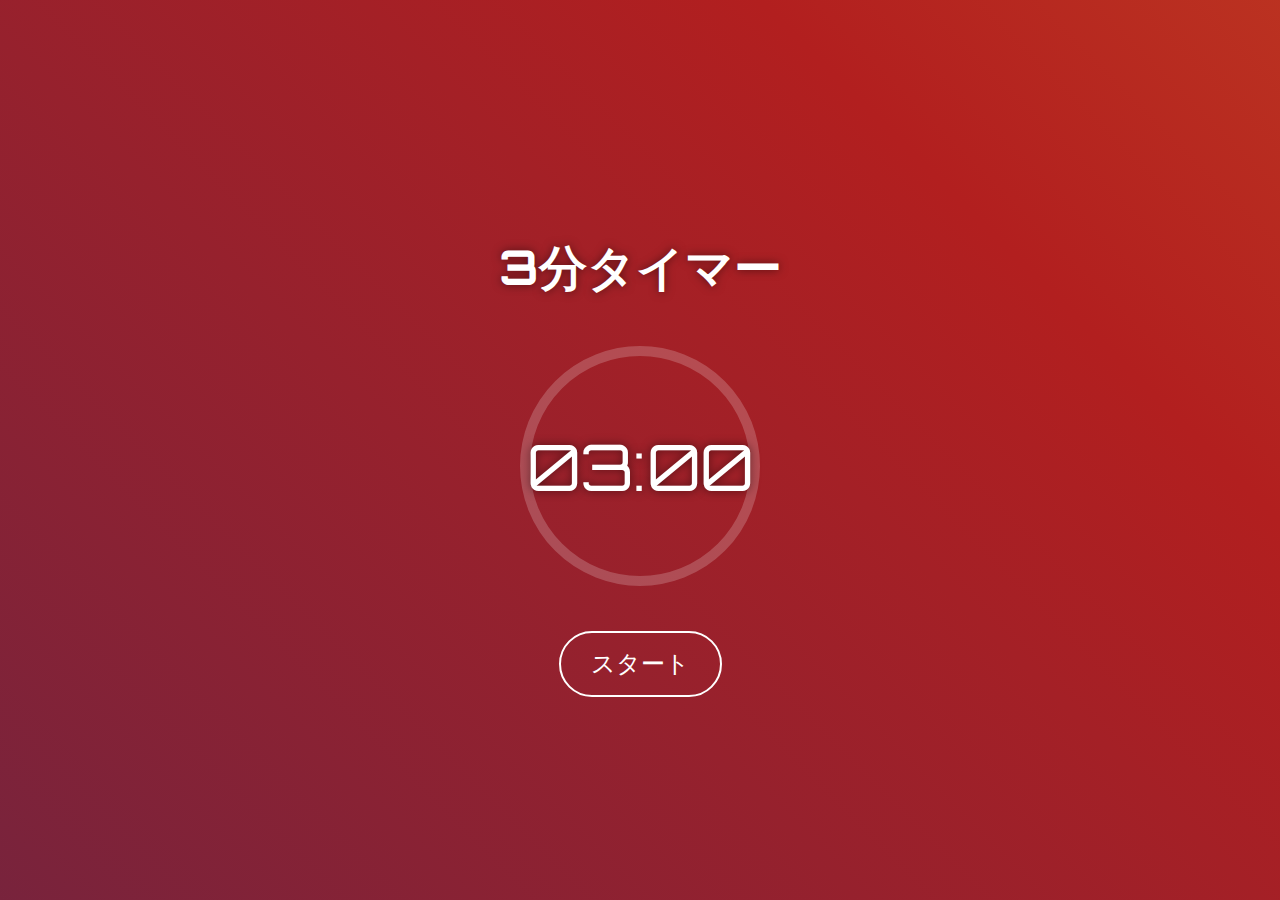
<file: ThreeMinuteTimer/index.html>
<!DOCTYPE html>
<html lang="ja">
<head>
    <meta charset="UTF-8">
    <meta name="viewport" content="width=device-width, initial-scale=1.0">
    <title>3分タイマー</title>
    <link rel="stylesheet" href="style.css">
</head>
<body>
    <h1>3分タイマー</h1>
    <div class="timer-container">
        <svg class="progress-ring" width="250" height="250">
            <circle class="progress-ring__bg" r="115" cx="125" cy="125"/>
            <circle class="progress-ring__circle" r="115" cx="125" cy="125"/>
        </svg>
        <div id="timer-display">03:00</div>
    </div>
    <button id="start-button">スタート</button>

    <script src="script.js"></script>
</body>
</html>
</file>
<file: ThreeMinuteTimer/style.css>
@import url('https://fonts.googleapis.com/css2?family=Orbitron:wght@700&display=swap');

body {
    font-family: 'Orbitron', sans-serif;
    display: flex;
    flex-direction: column;
    align-items: center;
    justify-content: center;
    height: 100vh;
    margin: 0;
    background: linear-gradient(45deg, #1a2a6c, #b21f1f, #fdbb2d);
    background-size: 400% 400%;
    animation: gradientBG 15s ease infinite;
    color: white;
    text-shadow: 0 0 10px rgba(0, 0, 0, 0.5);
}

@keyframes gradientBG {
    0% { background-position: 0% 50%; }
    50% { background-position: 100% 50%; }
    100% { background-position: 0% 50%; }
}

h1 {
    font-size: 3rem;
    margin-bottom: 40px;
}

.timer-container {
    position: relative;
    margin-bottom: 40px;
    width: 250px;
    height: 250px;
}

.progress-ring {
    transform: rotate(-90deg);
}

.progress-ring__bg {
    fill: transparent;
    stroke: rgba(255, 255, 255, 0.2);
    stroke-width: 10;
}

.progress-ring__circle {
    transition: stroke-dashoffset 0.3s, stroke 0.5s;
    transform-origin: 50% 50%;
    stroke-width: 10;
    stroke-linecap: round;
    fill: transparent;
}

#timer-display {
    position: absolute;
    top: 50%;
    left: 50%;
    transform: translate(-50%, -50%);
    font-size: 4rem;
    transition: transform 0.2s;
}

#timer-display.pulsing {
    animation: pulse 1s infinite;
}

@keyframes pulse {
    0% { transform: translate(-50%, -50%) scale(1); }
    50% { transform: translate(-50%, -50%) scale(1.05); }
    100% { transform: translate(-50%, -50%) scale(1); }
}


#start-button {
    font-family: 'Orbitron', sans-serif;
    font-size: 1.5rem;
    padding: 15px 30px;
    border: 2px solid white;
    border-radius: 50px;
    background-color: transparent;
    color: white;
    cursor: pointer;
    transition: background-color 0.3s, transform 0.2s;
    outline: none;
}

#start-button:hover {
    background-color: rgba(255, 255, 255, 0.2);
    transform: translateY(-3px);
}

#start-button:active {
    transform: translateY(0);
}
</file>
